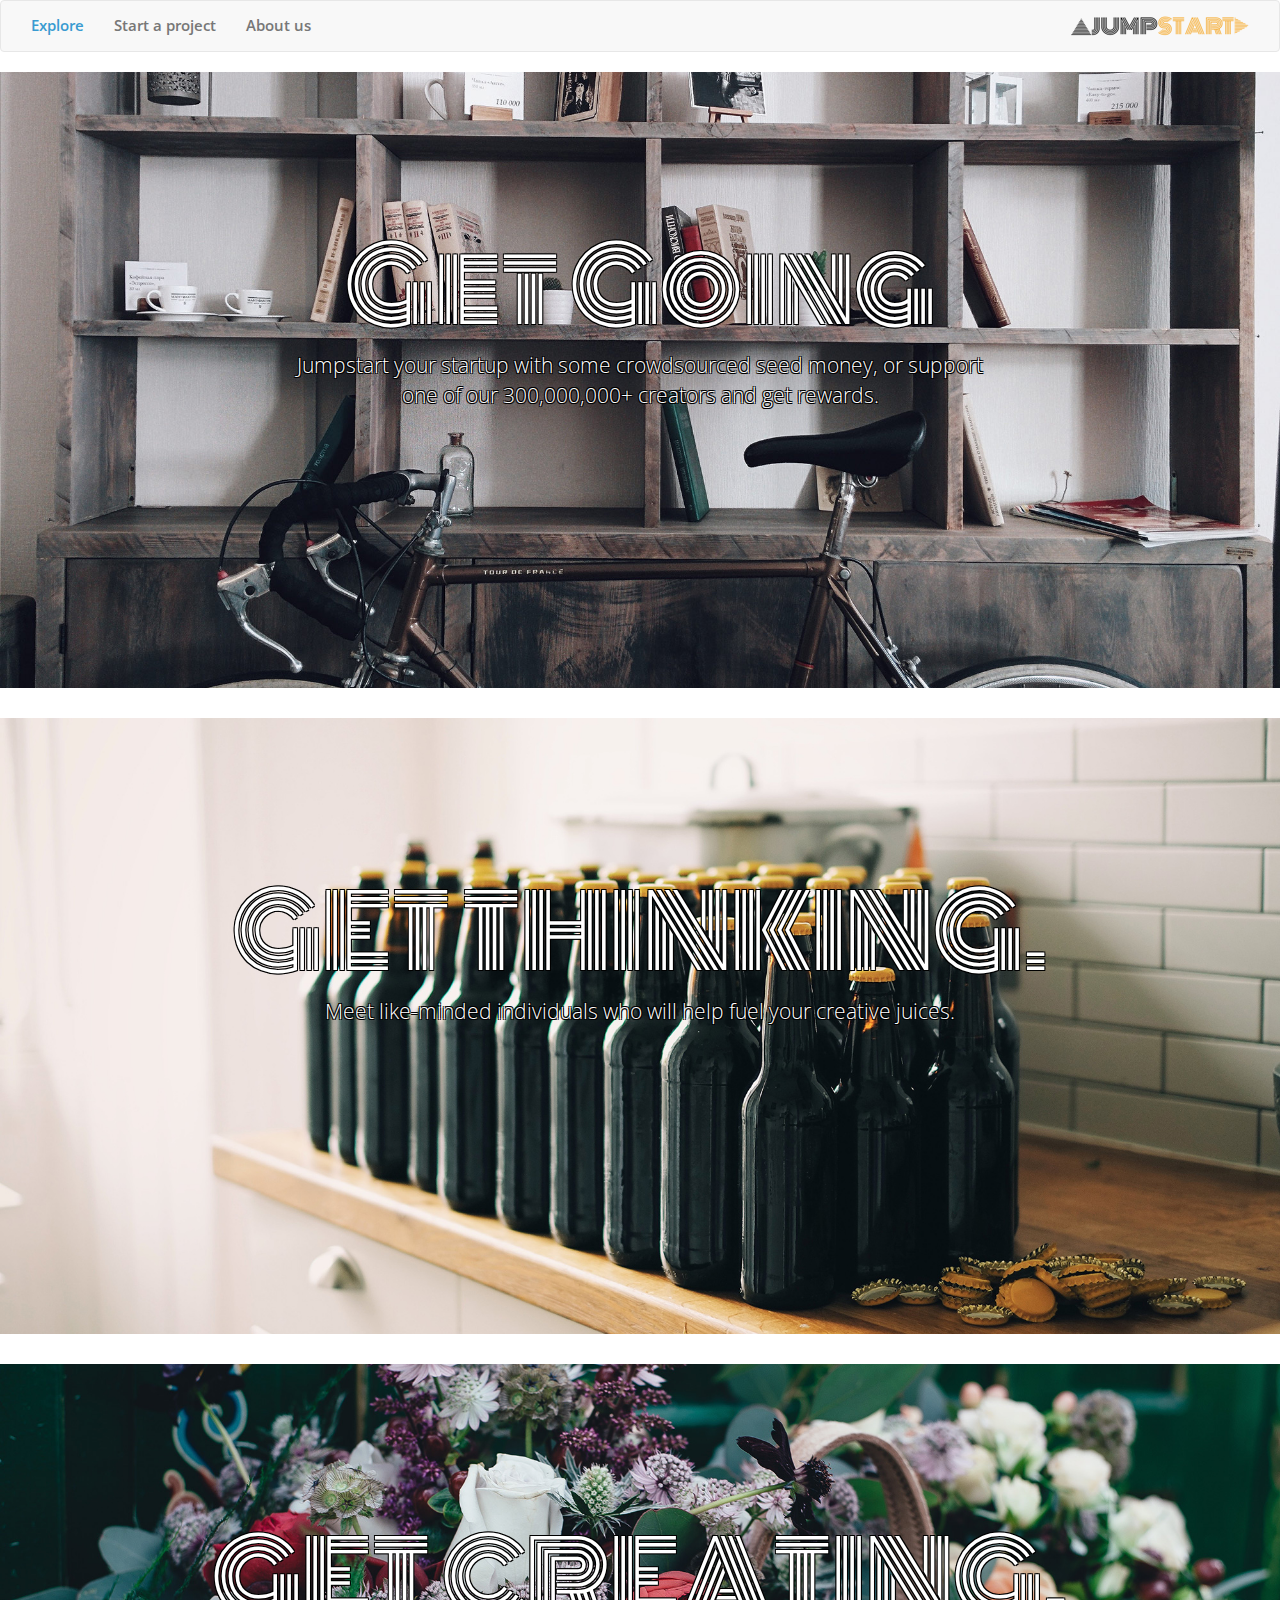
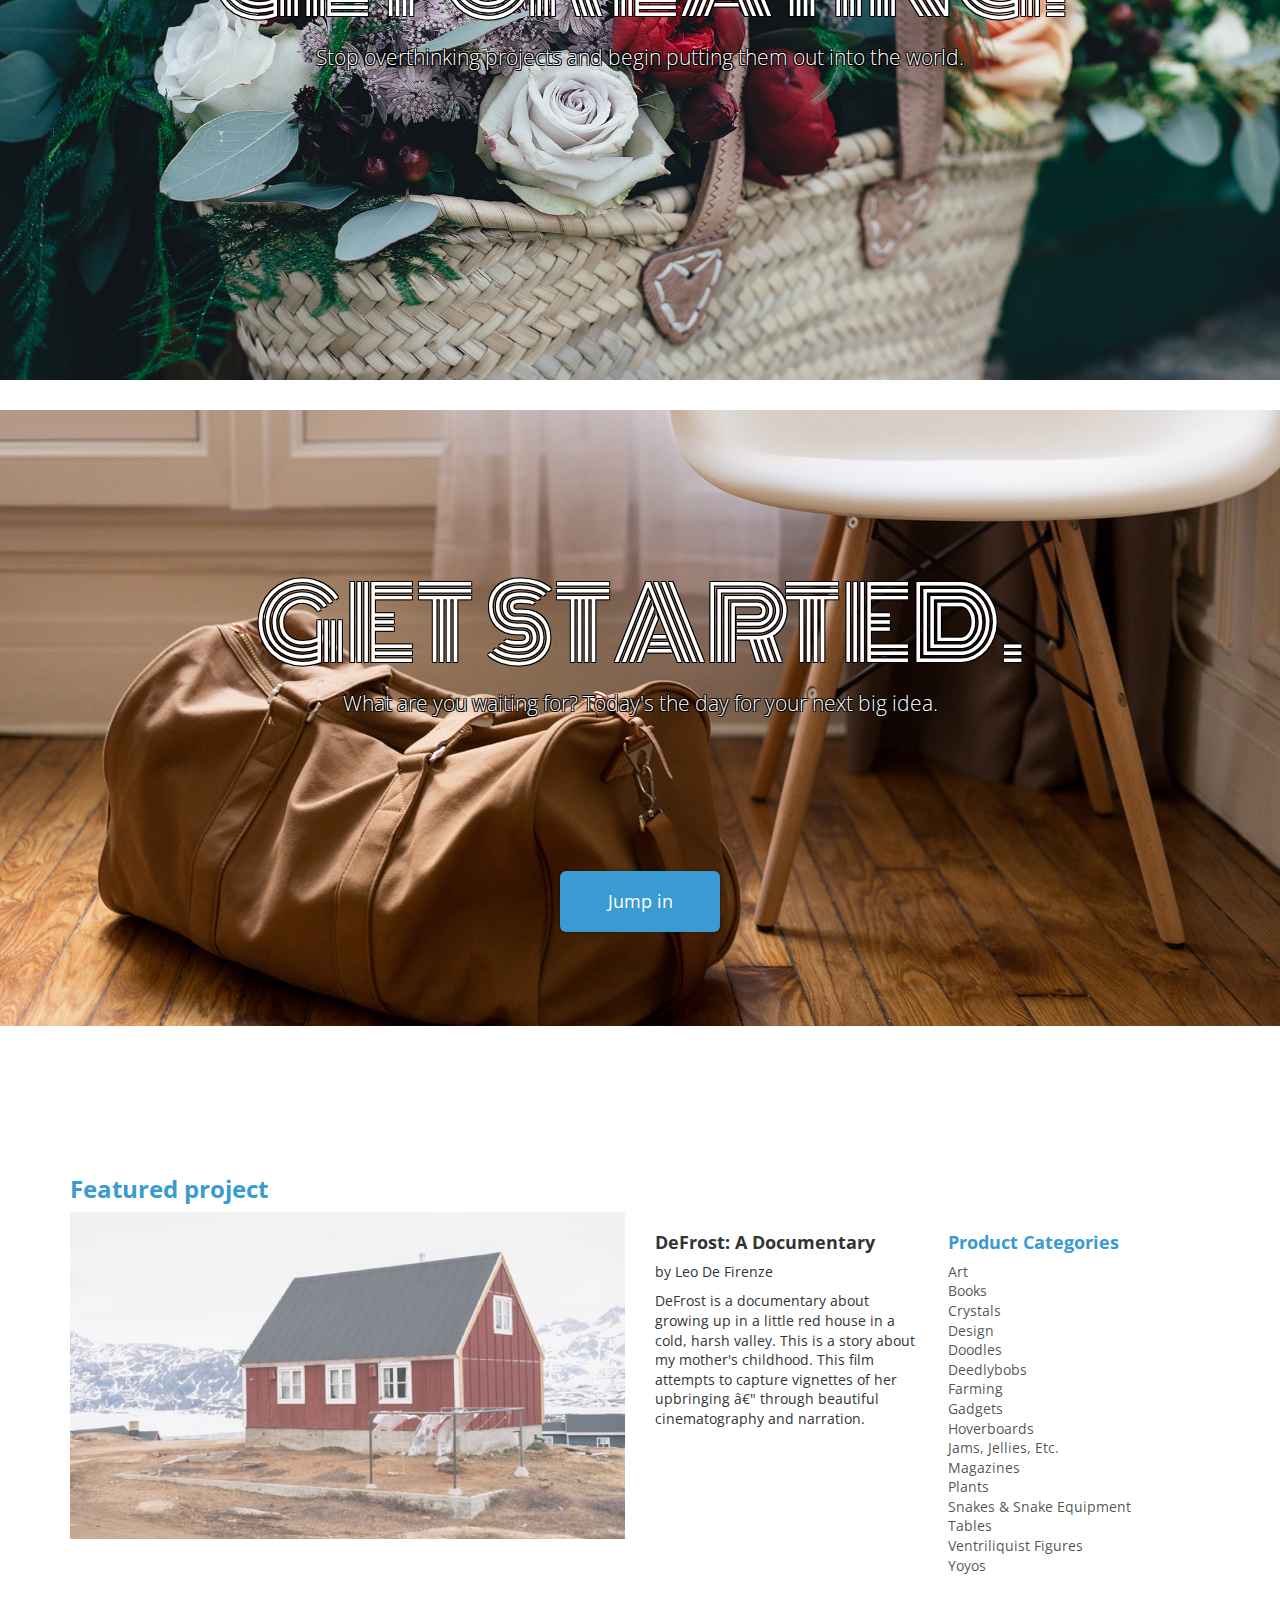
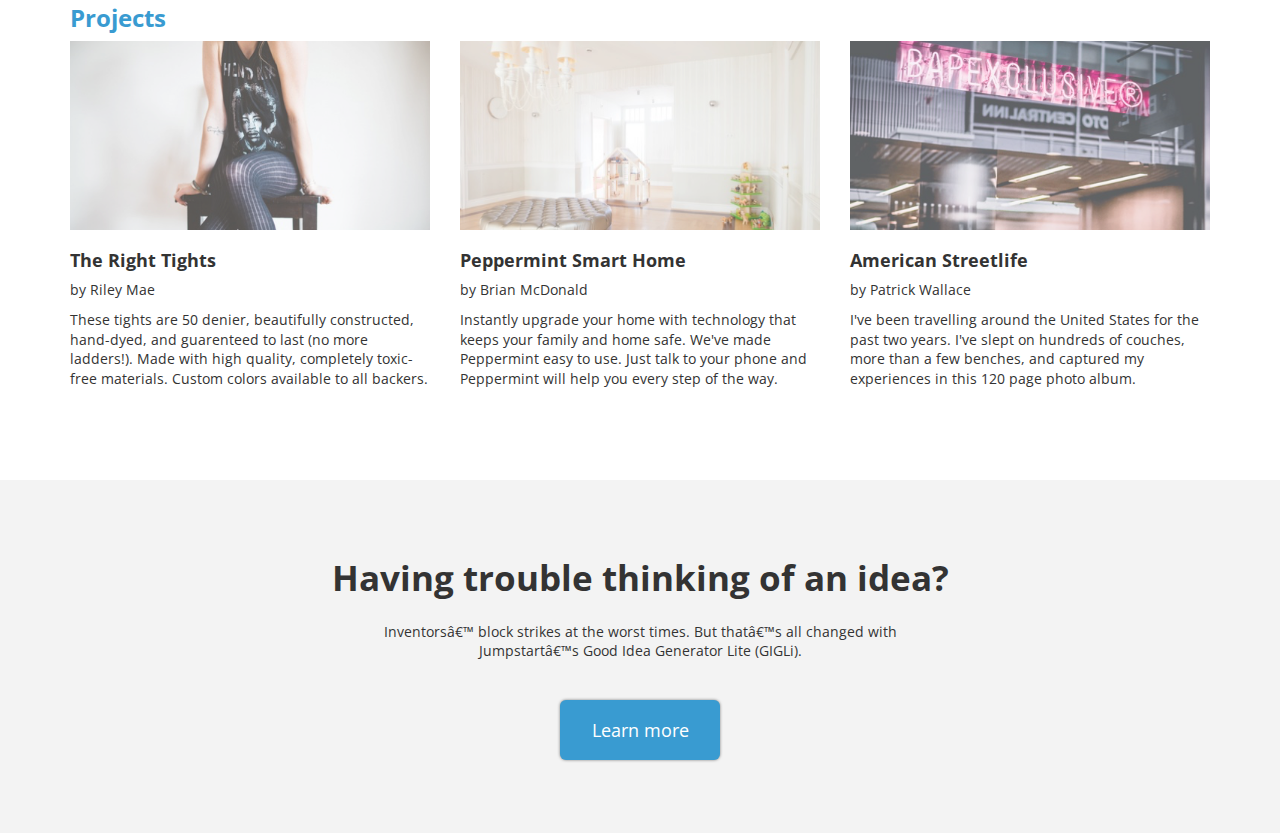
<file: Jumpstart/index.html>
<!DOCTYPE html>
<html>
  <head>
    <meta charset="utf-8">
    <meta name="viewport" content="width=device-width, initial-scale=1">
    <title></title>
    <link rel="icon" href="favicon.png" type="image/x-icon" >
    <!-- Fonts -->
    <link href="https://fonts.googleapis.com/css?family=Monoton" rel="stylesheet">
    <link href="https://fonts.googleapis.com/css?family=Open+Sans:400,600,700" rel="stylesheet">
    <!-- Stylesheets -->
    <link rel="stylesheet" type="text/css" href="./resources/css/reset.css" >
    <link rel="stylesheet" href="https://maxcdn.bootstrapcdn.com/bootstrap/3.3.7/css/bootstrap.min.css" integrity="sha384-BVYiiSIFeK1dGmJRAkycuHAHRg32OmUcww7on3RYdg4Va+PmSTsz/K68vbdEjh4u" crossorigin="anonymous">
    <link rel="stylesheet" type="text/css" href="./resources/slick/slick.css"/>
    <link rel="stylesheet" type="text/css" href="./resources/css/style.css" >
    <!-- Javascript -->
    <script src="https://code.jquery.com/jquery-3.1.1.min.js" integrity="sha256-hVVnYaiADRTO2PzUGmuLJr8BLUSjGIZsDYGmIJLv2b8=" crossorigin="anonymous"></script>
    <script type="text/javascript" src="./resources/js/main.js"></script>
  </head>
  <body>

    <!-- Navigation section -->
    <nav class="navbar navbar-default nabar-fixed-top">
      <div class="container-fluid">
        <ul class="nav navbar-nav">
          <li class="active"><a href="#">Explore</a></li>
          <li><a href="#">Start a project</a></li>
          <li><a href="#">About us</a></li>
        </ul>
        <img class="navbar-brand navbar-right collapse navbar-collapse" src="./resources/images/logo.png" >
      </div>
    </nav>

    <!-- Jumbotron -->
    <div class="carousel">
        <div class="jumbotron background-bike">
          <h1>Get Going</h1>
          <p>Jumpstart your startup with some crowdsourced seed money, or support one
          of our 300,000,000+ creators and get rewards.</p>
        </div>
        <div class="jumbotron background-beer">
          <h1>GET THINKING.</h1>
          <p>Meet like-minded individuals who will help fuel your creative juices.</p>
        </div>
        <div class="jumbotron background-flowers">
          <h1>GET CREATING.</h1>
          <p>Stop overthinking projects and begin putting them out into the world.</p>
        </div>
        <div class="jumbotron background-duffel">
          <h1>GET STARTED.</h1>
          <p>What are you waiting for? Today's the day for your next big idea.</p>
        </div>
    </div>
    <div class="relative-wrapper">
      <a href="#" class="btn btn-primary btn-lg cta">Jump in</a>
    </div>

    <!-- Featured project section -->
    <div class="container featured-project">
      <div class="row">
        <h2 class="col-xs-12">Featured project</h2>
      </div>
      <div class="row">
        <div class="col-xs-12 col-md-6">
          <div class="image-container">
            <a href="#">
              <img src="./resources/images/featured-project.png" >
            </a>
          </div>
        </div>
        <div class="col-xs-6 col-md-3">
          <h3>DeFrost: A Documentary</h3>
          <p>by Leo De Firenze</p>
          <p>DeFrost is a documentary about growing up in a little red house in a
          cold, harsh valley. This is a story about my mother's childhood. This film
        attempts to capture vignettes of her upbringing &acirc;&euro;" through beautiful
      cinematography and narration.</p>
        </div>
        <div class="col-xs-6 col-md-3 categories">
          <h3>Product Categories</h3>
          <ul>
            <li>Art</li>
            <li>Books</li>
            <li>Crystals</li>
            <li>Design</li>
            <li>Doodles</li>
            <li>Deedlybobs</li>
            <li>Farming</li>
            <li>Gadgets</li>
            <li>Hoverboards</li>
            <li>Jams, Jellies, Etc.</li>
            <li>Magazines</li>
            <li>Plants</li>
            <li>Snakes &amp; Snake Equipment</li>
            <li>Tables</li>
            <li>Ventriliquist Figures</li>
            <li>Yoyos</li>
          </ul>
        </div>
      </div>
    </div>

    <!-- Projects section -->
    <div class="container">
      <div class="row">
        <h2 class="col-xs-12">Projects</h2>
      </div>
      <div class="row">
        <div class="col-xs-12 col-sm-4 project">
          <div class="image-container">
            <a href="#">
              <img src="./resources/images/project1.png" >
            </a>
          </div>
          <h3>The Right Tights</h3>
          <p>by Riley Mae</p>
          <p>These tights are 50 denier, beautifully constructed, hand-dyed, and
          guarenteed to last (no more ladders!). Made with high quality, completely
        toxic-free materials. Custom colors available to all backers.</p>
        </div>
        <div class="col-xs-12 col-sm-4 project">
          <div class="image-container">
            <a href="#">
              <img src="./resources/images/project2.png" >
            </a>
          </div>
          <h3>Peppermint Smart Home</h3>
          <p>by Brian McDonald</p>
          <p>Instantly upgrade your home with technology that keeps your family and
          home safe. We've made Peppermint easy to use. Just talk to your phone and
          Peppermint will help you every step of the way.</p>
        </div>
        <div class="col-xs-12 col-sm-4 project">
          <div class="image-container">
            <a href="#">
              <img src="./resources/images/project3.png" >
            </a>
          </div>
          <h3>American Streetlife</h3>
          <p>by Patrick Wallace</p>
          <p>I've been travelling around the United States for the past two years.
          I've slept on hundreds of couches, more than a few benches, and captured
        my experiences in this 120 page photo album.</p>
        </div>
      </div>
    </div>

    <!-- Help content -->
    <div class="container-fluid help">
      <strong>Having trouble thinking of an idea?</strong>
      <p>Inventors&acirc;&euro;&trade; block strikes at the worst times. But that&acirc;&euro;&trade;s all changed with
      Jumpstart&acirc;&euro;&trade;s Good Idea Generator Lite (GIGLi).</p>
      <a href="#" class="btn btn-primary btn-lg">Learn more</a>
    </div>
    <script type="text/javascript" src="./resources/slick/slick.min.js"></script>
  </body>
</html>
</file>
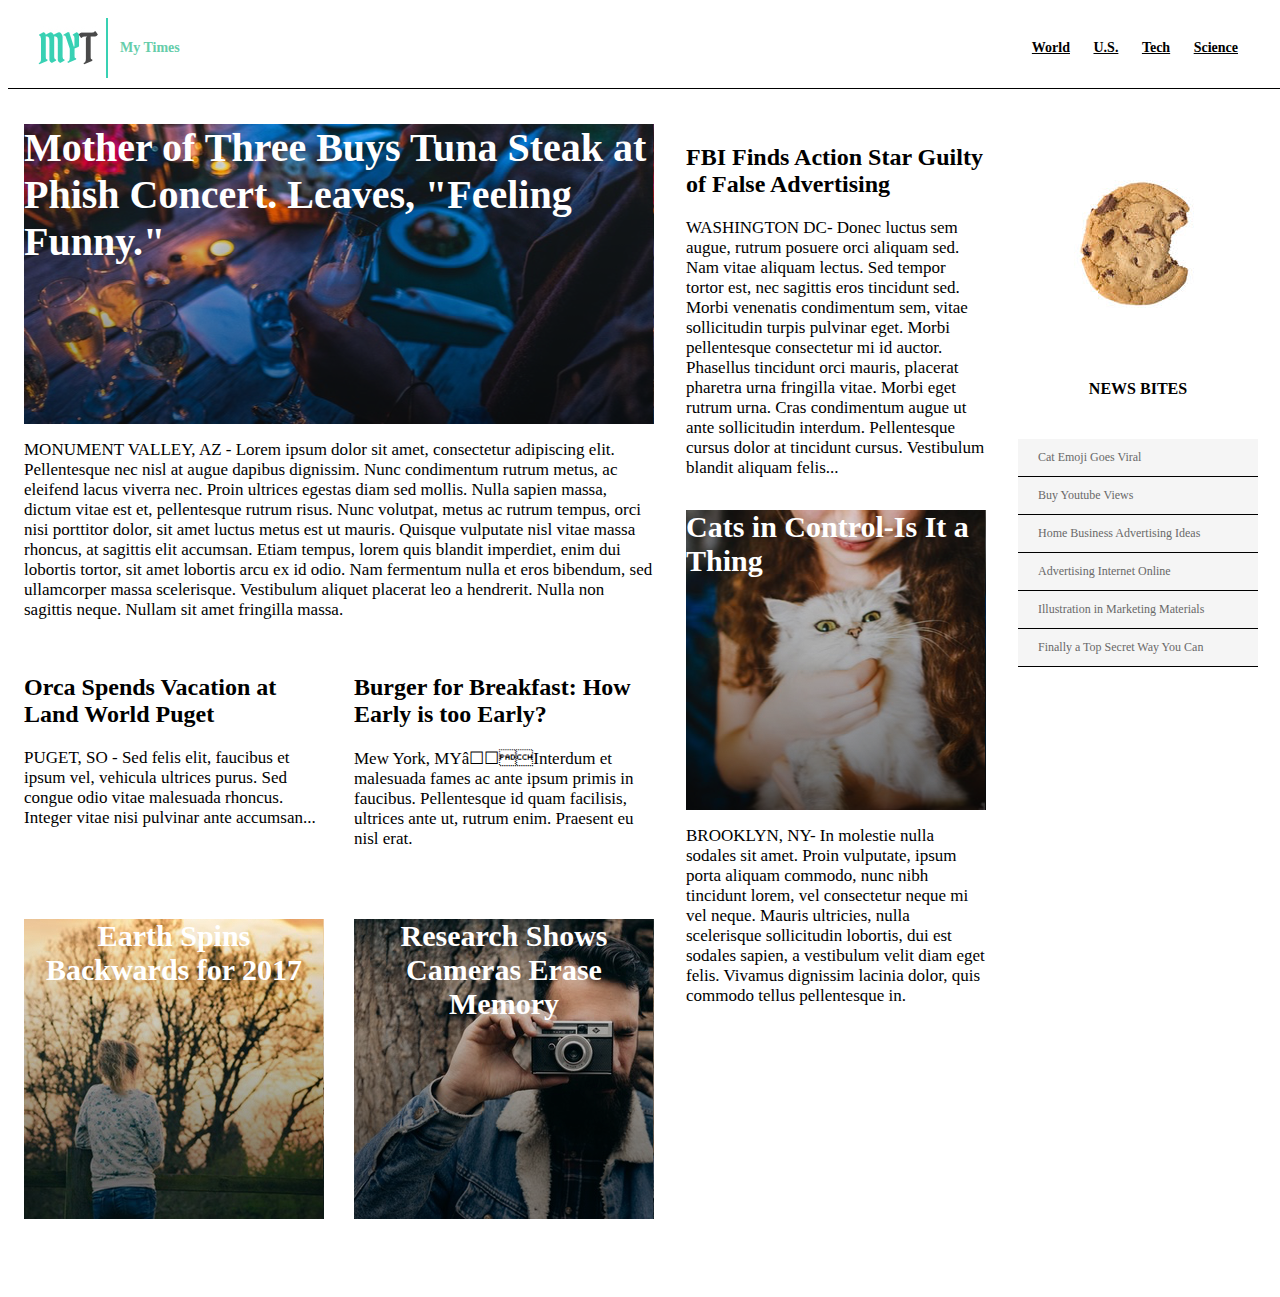
<file: myTimes/index.html>
<!DOCTYPE html>
<html>
  <head>
    <meta charset="utf-8">
    <link href="resources/css/style.css" type="text/css" rel="stylesheet" >
    <title>My Times</title>
  </head>
  <body>
    <!-- Header on top of page -->
    <header>
      <div class="logo">
        <img src="resources/images/img-myt-logo.jpg">
        <span>My Times</span>
      </div>
      <nav>
        <span><a href="#world">World</a></span>
        <span><a href="#us">U.S.</a></span>
        <span><a href="#tech">Tech</a></span>
        <span><a href="#science">Science</a></span>
      </nav>
    </header>
    <!-- Main content container -->
    <div class="container">
      <!-- Large news column -->
      <div class="column large">
        <div class="lead-story">
          <div class="image-content">
            <span>Mother of Three Buys Tuna Steak at Phish Concert. Leaves, "Feeling Funny."</span>
          </div>
          <p class="narrative">MONUMENT VALLEY, AZ - Lorem ipsum dolor sit amet,
             consectetur adipiscing elit. Pellentesque nec nisl at augue dapibus
             dignissim. Nunc condimentum rutrum metus, ac eleifend lacus viverra
             nec. Proin ultrices egestas diam sed mollis. Nulla sapien massa,
             dictum vitae est et, pellentesque rutrum risus. Nunc volutpat,
             metus ac rutrum tempus, orci nisi porttitor dolor, sit amet luctus
             metus est ut mauris. Quisque vulputate nisl vitae massa rhoncus,
              at sagittis elit accumsan. Etiam tempus, lorem quis blandit imperdiet,
               enim dui lobortis tortor, sit amet lobortis arcu ex id odio.
               Nam fermentum nulla et eros bibendum, sed ullamcorper massa scelerisque.
               Vestibulum aliquet placerat leo a hendrerit. Nulla non sagittis neque.
               Nullam sit amet fringilla massa.</p>
        </div>
        <div class="stories">
          <div class="story">
            <div class="text-content">
              <h2>Orca Spends Vacation at Land World Puget</h2>
              <p class="narrative"> PUGET, SO - Sed felis elit, faucibus et ipsum vel,
                vehicula ultrices purus. Sed congue odio vitae malesuada rhoncus.
                Integer vitae nisi pulvinar ante accumsan...</p>
            </div>
            <div class="fall-cancelled image-content">
              <span>Earth Spins Backwards for 2017</span>
            </div>
          </div>
          <div class="story">
            <div class="text-content">
              <h2>Burger for Breakfast: How Early is too Early?</h2>
              <p class="narrative">Mew York, MYâ&#9744&#9744Interdum et malesuada fames ac ante
                ipsum primis in faucibus. Pellentesque id quam facilisis, ultrices
                ante ut, rutrum enim. Praesent eu nisl erat.</p>
            </div>
            <div class="pop-culture image-content">
              <span>Research Shows Cameras Erase Memory</span>
            </div>
          </div>
        </div>
      </div>
      <!-- Middle medium news column -->
      <div class="column medium">
        <div class="story">
          <div class="text-content">
            <h2>FBI Finds Action Star Guilty of False Advertising</h2>
            <p class="narrative">WASHINGTON DC- Donec luctus sem augue,
              rutrum posuere orci aliquam sed. Nam vitae aliquam lectus.
              Sed tempor tortor est, nec sagittis eros tincidunt sed.
              Morbi venenatis condimentum sem, vitae sollicitudin turpis pulvinar eget.
               Morbi pellentesque consectetur mi id auctor. Phasellus tincidunt
               orci mauris, placerat pharetra urna fringilla vitae. Morbi eget rutrum urna.
               Cras condimentum augue ut ante sollicitudin interdum. Pellentesque cursus dolor at
               tincidunt cursus. Vestibulum blandit aliquam felis...</p>
          </div>
        </div>
        <div class="story">
          <div class="cat-ceo image-content">
            <span>Cats in Control-Is It a Thing</span>
          </div>
          <p class="narrative">BROOKLYN, NY- In molestie nulla sodales sit amet.
            Proin vulputate, ipsum porta aliquam commodo, nunc nibh tincidunt lorem,
            vel consectetur neque mi vel neque. Mauris ultricies, nulla scelerisque
            sollicitudin lobortis, dui est sodales sapien, a vestibulum velit diam
            eget felis. Vivamus dignissim lacinia dolor, quis commodo tellus pellentesque in.</p>
        </div>
      </div>
      <!-- Small news column -->
      <div class="column small">
        <img class="cookie" src="resources/images/img-news-bite.png">
        <div class="news-bites">
          <h3>NEWS BITES</h3>
          <span class="bite">Cat Emoji Goes Viral</span>
          <span class="bite">Buy Youtube Views</span>
          <span class="bite">Home Business Advertising Ideas</span>
          <span class="bite">Advertising Internet Online</span>
          <span class="bite">Illustration in Marketing Materials</span>
          <span class="bite">Finally a Top Secret Way You Can</span>
        </div>
      </div>
    </div>

  </body>
</html>
</file>
<file: Jumpstart/resources/css/style.css>
/* Shared content styling */

html {
  font-size: 14px;
}

body {
  font-family: "Open Sans", sans-serif;
  line-height: 1.4;
}

h2 {
  font-size: 1.7rem;
  font-weight: bold;
  color: #399bd1;
}

h3 {
  font-size: 1.3rem;
  font-weight: bold;
}

img {
  width: 100%;
}

.image-container {
  overflow: hidden;
}

.image-container img {
  opacity: 0.7;
  transition: transform .5s, opacity .5s;
}

.image-container img:hover {
  opacity: 1;
  transform: scale(1.3);
}
/* Nav content styling*/
.navbar {
  font-size: 1.1rem;
  font-weight: 600;
}

  /* override bootstrap styling */
.navbar-default .navbar-nav > .active > a,
.navbar-default .navbar-nav > .active > a:hover {
  color: #399bd1;
  background-color: inherit;
}


/* Jumbotron content styling */
.jumbotron {
  height: 44rem;
  padding-top: 10rem;
  text-align: center;
  background-size: cover;
  background-position: center;
  background-repeat: no-repeat;
  color: white;
  text-shadow: -1px -1px 0 #000, 1px -1px 0 #000, -1px 1px 0 #000, 1px 1px 0 #000;
}

.jumbotron h1 {
  font-family: "Monoton", sans-serif;
  font-size: 7.1rem;
}

.jumbotron p {
  max-width: 51.3rem;
  margin: auto;
}

.background-bike {
  background-image: url('../images/jumbotron-bike.jpg');
}

.background-beer {
  background-image: url('../images/jumbotron-beer.jpg');
}

.background-flowers {
  background-image: url('../images/jumbotron-flowers.jpg');
}

.background-duffel {
  background-image: url('../images/jumbotron-duffel.jpg');
}

.relative-wrapper {
  position: relative;
  top: -16rem;
  width: 100%;
  text-align: center;
}

/* Featured project content styling */
.feature-project {
  margin-top: -7rem;
}

.feature-project .image-container {
  height: 19rem;
  margin-top: 20px;
}

.categories h3 {
  color: #399bd1;
}

.categories ul {
  color: rgba(0, 0, 0, 0.7);
}

/* Projects content styling*/
.project {
  margin-bottom: 5.85rem;
}

.project .image-container {
  height: 13.5rem;
  overflow: hidden;
}

/* Help content styling */
.help {
  padding: 5.2rem 0;
  background-color: #f3f3f3;
  text-align: center;
}

.help strong {
  display: inline-block;
  margin-bottom: 1.4rem;
  font-size: 2.5rem;
  font-weight: bold;
}

.help p {
  max-width: 42rem;
  margin: auto;
}

.btn-primary {
  width: 160px;
  padding: 1.3rem 0;
  border: 0;
  margin-top: 2.8rem;
  background-color: #399bd1;
  box-shadow: 0 0 3px rgba(0, 0, 0, 0.5);
  transition: .5s box-shadow;
}

/* Media queries */
</file>
<file: myTimes/resources/css/style.css>
/* Header content style */
header {
  display: flex;
  align-items: center;
  position: fixed;
  z-index: 1;
  width: 100%;
  height: 80px;
  border-bottom: 1px solid black;
  font-family: Verdana;
  font-size: 14px;
  font-weight: bold;
  background-color: white;
}

.logo {
  display: flex;
  align-items: center;
  flex-grow: 1;
  padding-left: 30px;
}

.logo img {
  width: 70px;
  height: 60px;
  margin-right: 12px;
}

.logo span{
  color: MediumAquamarine;
}

header nav {
  padding-right: 40px;
}

nav span {
  display: inline-block;
  padding: 20px 10px;
}

a {
  color: black;
}
/* Main content style*/

div {
  display: block;
}

.container {
  display: flex;
  width: 1232px;
  margin: 0 auto 78px auto;
  padding-top: 116px;
}

.column {
  display: flex;
  flex-direction: column;
  margin-right: 32px;
}

.column.large {
  width: 630px;
}

.column.medium {
  width: 300px;
}

.column.small {
  width: 240px;
}

.lead-story .image-content {
  background-image: url('../images/img-story-main.png');
  width: 630px;
  margin-top: 0;
  font-size: 40px;
  text-align: left;;
}

.fall-cancelled.image-content {
  background-image: url('../images/img-story-2.png');
}

.pop-culture.image-content {
  background-image: url('../images/img-story-3.png');
}

.cat-ceo.image-content {
  background-image: url('../images/img-story-1.png');
}

.lead-story .image-content span {
  font-size: 40px;
}

.image-content span {
  font-family: Georgia;
  font-weight: bold;
  font-size: 30px;
  color: white;
}

.fall-cancelled span {
  text-align: center;
}

.pop-culture span {
  text-align: center;
}

.image-content {
  display: flex;
  flex-direction: column;
  height: 300px;
  margin-top: 15px;
  font-size: 30px;
  font-family: Georgia;
  font-weight: bold;
  color: white;
}

p {
  display: block;
}

h2 {
  display: block;
  font-size: 1.5em;
  font-weight: bold;
}

h3 {
  display: block;
  font-size: 1.17em;
  font-weight: bold;
}

.narrative {
  font-family: Georgia;
  font-size: 17px;
  color: black;
  margin-top: 16px;
}

.stories {
  display: flex;
  justify-content: space-between;
  margin-top: 17px;
}

.story {
  display: flex;
  flex-direction: column;
  width: 300px;
}

.stories .text-content {
  height: 250px;
}

img.cookie {
  height: 240px;
}

.news-bites h3 {
  margin-bottom: 41px;
  font-size: 16px;
  font-weight: bold;
  text-align: center;
}

.news-bites .bite {
  display: block;
  padding: 11px 20px;
  border-bottom: 1px solid black;
  background-color: WhiteSmoke;
  font-family: Verdana;
  font-size: 12px;
  color: DimGray;
}
</file>
